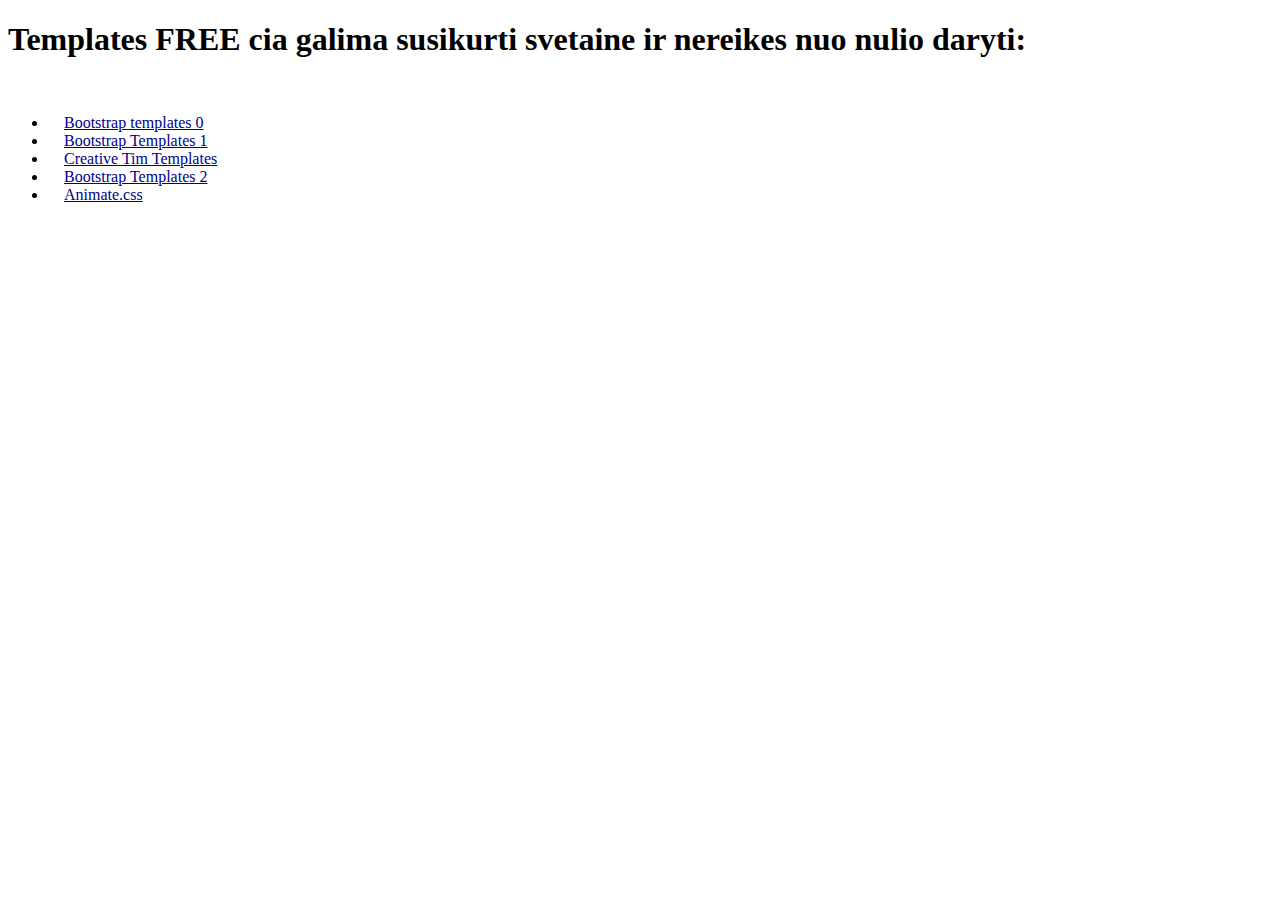
<file: animate.css/index.html>
<!DOCTYPE html>
<html>
<head>
	<link rel="stylesheet" type="text/css" href="style.css">

	<title>Susikurk svetaine pats</title>
	<link rel="stylesheet" href="https://cdnjs.cloudflare.com/ajax/libs/animate.css/4.1.1/animate.min.css">
</head>

<body>
	<h1>Templates FREE cia galima susikurti svetaine ir nereikes nuo nulio daryti:</h1><br>
	<div>
		<ul>
		<li><a href="https://mdbootstrap.com/freebies/">Bootstrap templates 0</a><br></li>
		<li><a href="http://www.mashup-template.com/templates.html">Bootstrap Templates 1</a><br></li>
		<li><a href="https://www.creative-tim.com/bootstrap-themes/ui-kit?direction=asc&sort=price">Creative Tim Templates</a><br></li>
		<li><a href="https://startbootstrap.com/templates">Bootstrap Templates 2</a><br></li>
		<li><a href="https://animate.style">Animate.css</a></li>
		</ul>
	</div>
</body>
</html>
</file>
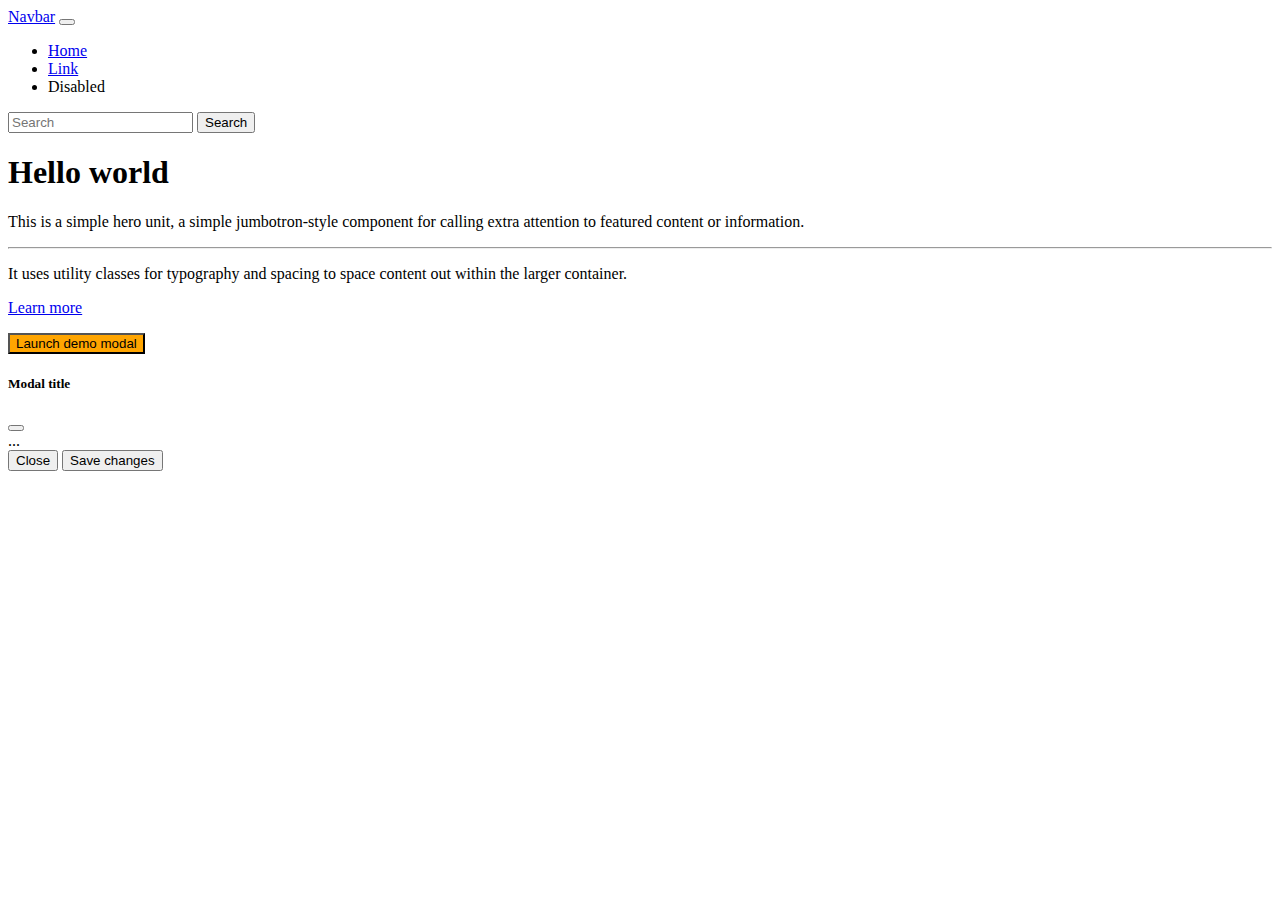
<file: bootstrap project/index.html>
<!DOCTYPE html>
<html>
<head>
	<title>Bootstrap</title>
	<link href="https://cdn.jsdelivr.net/npm/bootstrap@5.1.3/dist/css/bootstrap.min.css" rel="stylesheet" integrity="sha384-1BmE4kWBq78iYhFldvKuhfTAU6auU8tT94WrHftjDbrCEXSU1oBoqyl2QvZ6jIW3" crossorigin="anonymous">
	<link rel="stylesheet" type="text/css" href="style.css">
</head>
<body>
	<nav class="navbar navbar-expand-lg navbar-light bg-light">
	  <div class="container-fluid">
	    <a class="navbar-brand" href="#">Navbar</a>
	    <button class="navbar-toggler" type="button" data-bs-toggle="collapse" data-bs-target="#navbarSupportedContent" aria-controls="navbarSupportedContent" aria-expanded="false" aria-label="Toggle navigation">
	      <span class="navbar-toggler-icon"></span>
	    </button>
	    <div class="collapse navbar-collapse" id="navbarSupportedContent">
	      <ul class="navbar-nav me-auto mb-2 mb-lg-0">
	        <li class="nav-item">
	          <a class="nav-link active" aria-current="page" href="#">Home</a>
	        </li>
	        <li class="nav-item">
	          <a class="nav-link" href="#">Link</a>
	        </li>
	        <li class="nav-item">
	          <a class="nav-link disabled">Disabled</a>
	        </li>
	      </ul>
	      <form class="d-flex">
	        <input class="form-control me-2" type="search" placeholder="Search" aria-label="Search">
	        <button class="btn btn-outline-success" type="submit">Search</button>
	      </form>
	    </div>
	  </div>
	</nav>

	<div class="p-5 mb-4 bg-light rounded-3">
		<h1 class="display-3">Hello world</h1>
		<p class="lead">This is a simple hero unit, a simple jumbotron-style component for calling extra attention to featured content or information.</p>
		<hr class="my-4">
		<p>It uses utility classes for typography and spacing to space content out within the larger container.</p>
		<p class="lead">
			<a class="btn btn-primary btn-lg" href="#" role="button">Learn more</a>
		</p>
	</div>

		<!-- Button trigger modal -->
	<button type="button" class="btn btn-dark" data-bs-toggle="modal" data-bs-target="#exampleModal">
	  Launch demo modal
	</button>

	<!-- Modal -->
	<div class="modal fade" id="exampleModal" tabindex="-1" aria-labelledby="exampleModalLabel" aria-hidden="true">
	  <div class="modal-dialog">
	    <div class="modal-content">
	      <div class="modal-header">
	        <h5 class="modal-title" id="exampleModalLabel">Modal title</h5>
	        <button type="button" class="btn-close" data-bs-dismiss="modal" aria-label="Close"></button>
	      </div>
	      <div class="modal-body">
	        ...
	      </div>
	      <div class="modal-footer">
	        <button type="button" class="btn btn-secondary" data-bs-dismiss="modal">Close</button>
	        <button type="button" class="btn btn-primary">Save changes</button>
	      </div>
	    </div>
	  </div>
	</div>

	<script src="https://cdn.jsdelivr.net/npm/bootstrap@5.1.3/dist/js/bootstrap.bundle.min.js" integrity="sha384-ka7Sk0Gln4gmtz2MlQnikT1wXgYsOg+OMhuP+IlRH9sENBO0LRn5q+8nbTov4+1p" crossorigin="anonymous"></script>
	<script src="https://cdn.jsdelivr.net/npm/@popperjs/core@2.10.2/dist/umd/popper.min.js" integrity="sha384-7+zCNj/IqJ95wo16oMtfsKbZ9ccEh31eOz1HGyDuCQ6wgnyJNSYdrPa03rtR1zdB" crossorigin="anonymous"></script>
	<script src="https://cdn.jsdelivr.net/npm/bootstrap@5.1.3/dist/js/bootstrap.min.js" integrity="sha384-QJHtvGhmr9XOIpI6YVutG+2QOK9T+ZnN4kzFN1RtK3zEFEIsxhlmWl5/YESvpZ13" crossorigin="anonymous"></script>
</body>
</html>
</file>
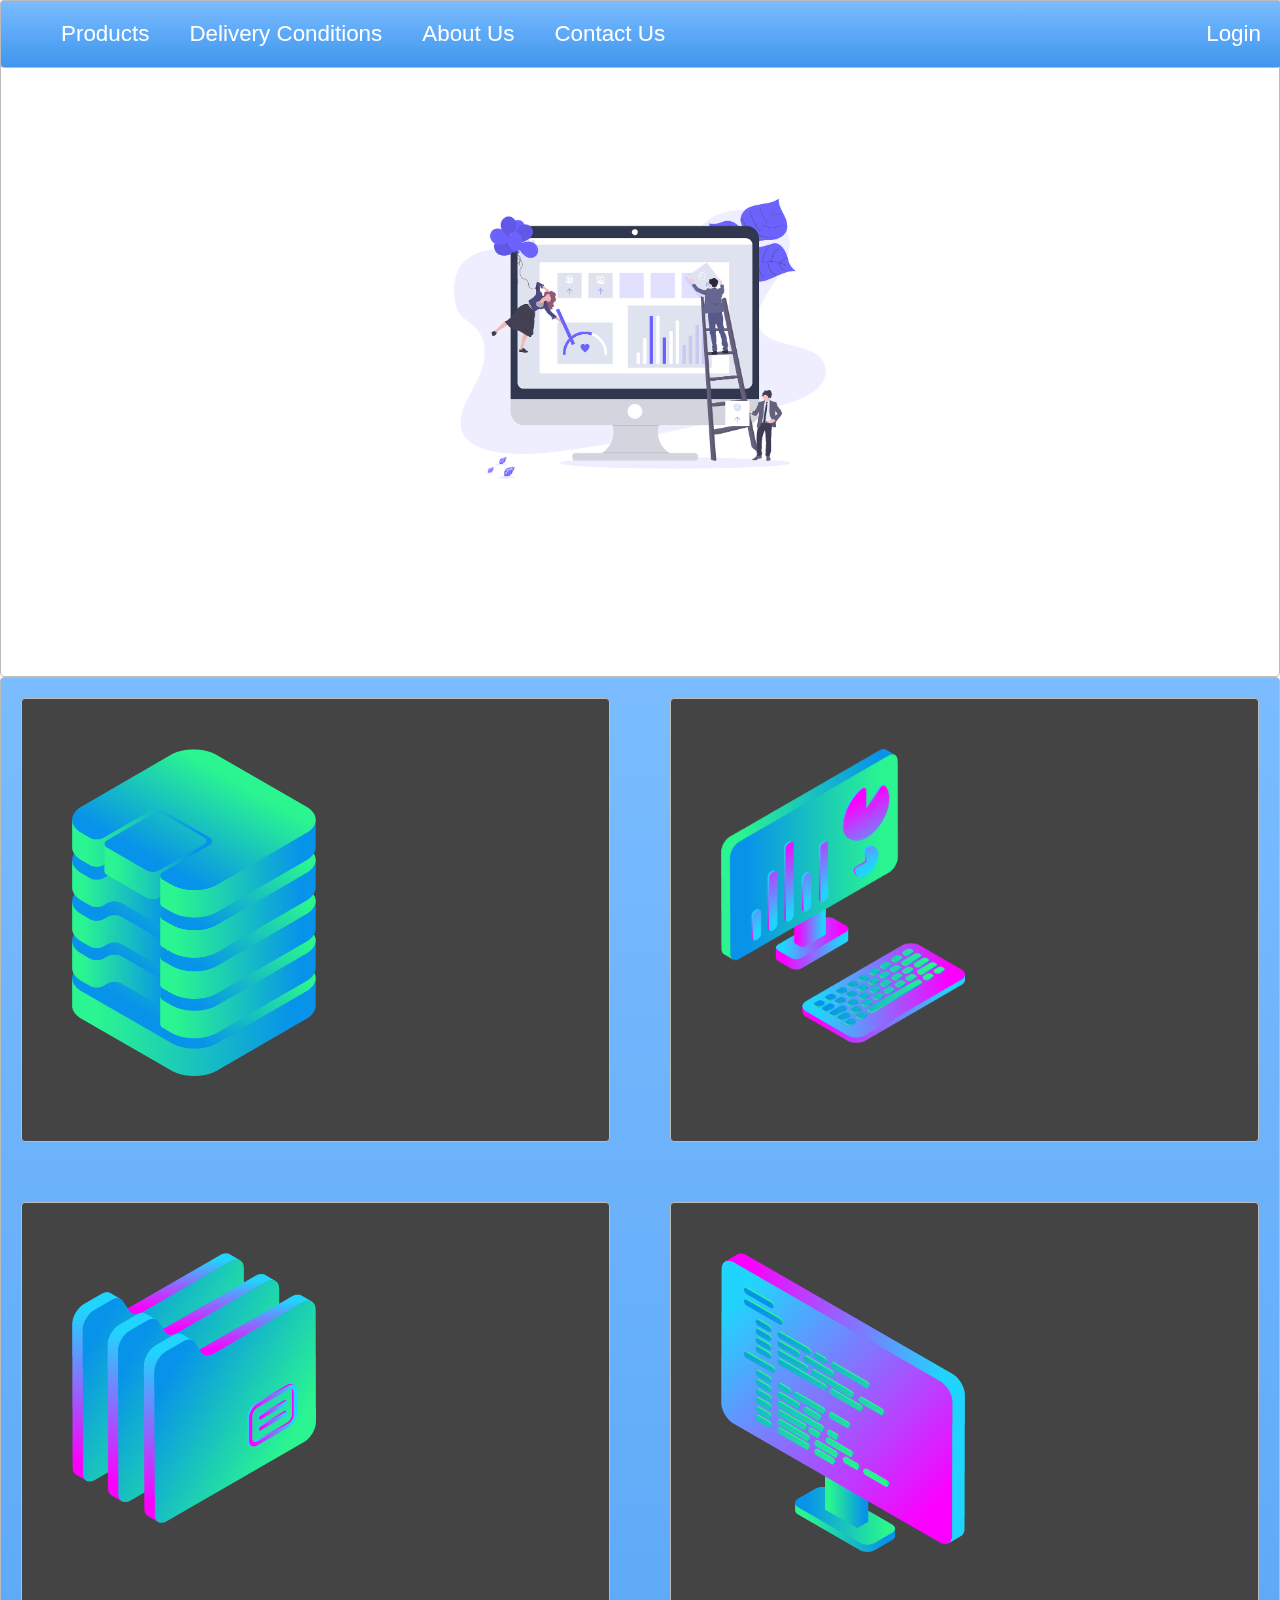
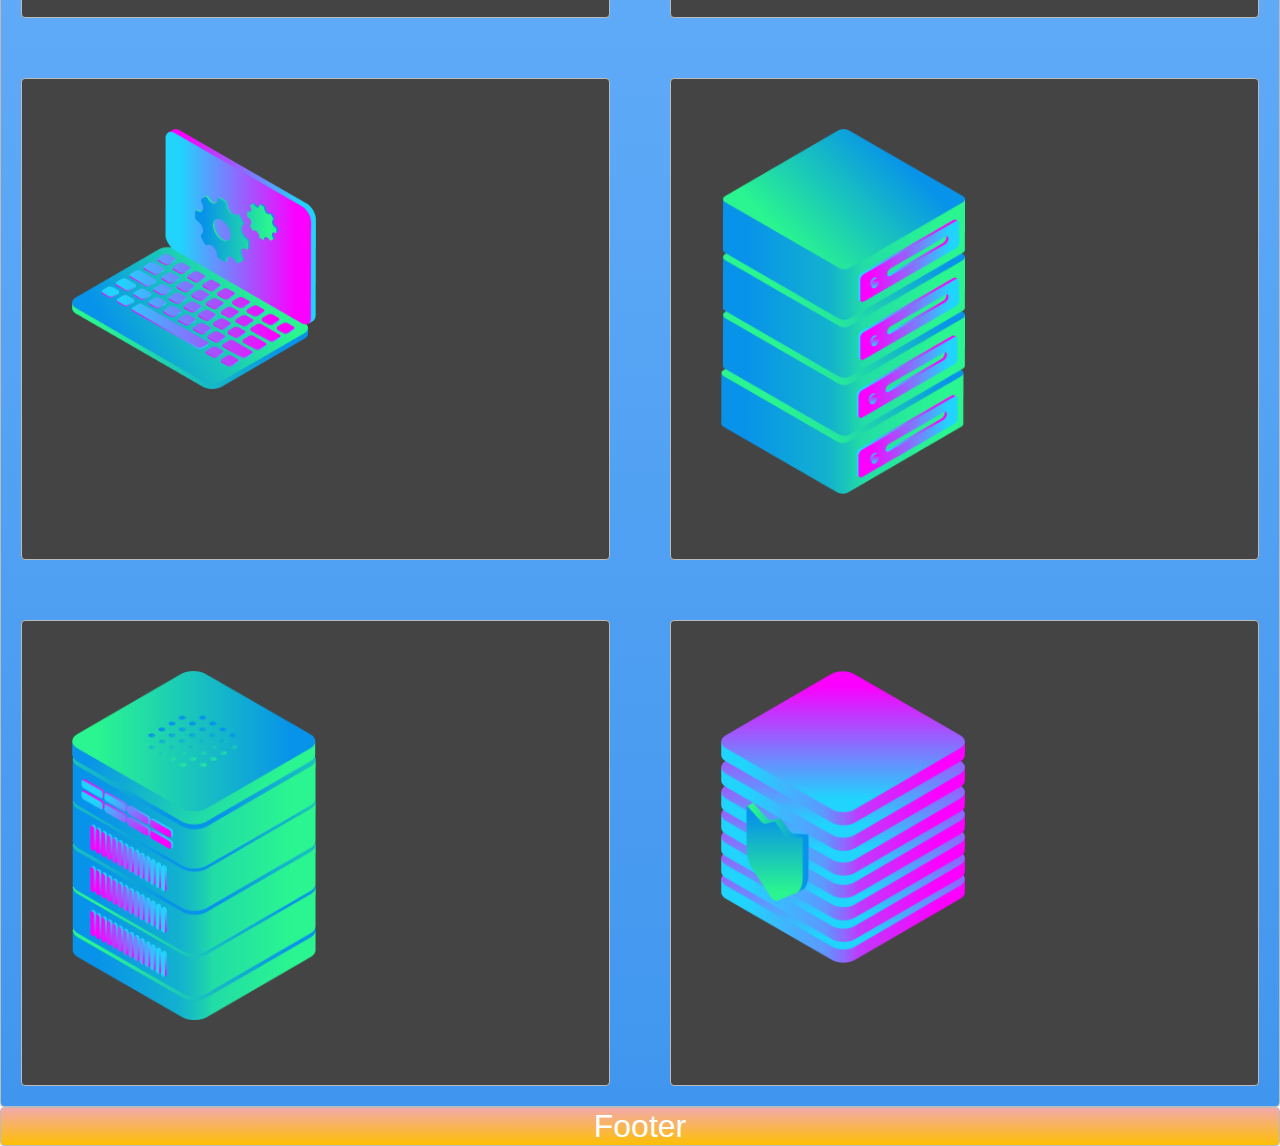
<file: css layout grid/index.html>
<!DOCTYPE html>
<html>
<head>
  <title>Layout Master</title>
  <link rel="stylesheet" type="text/css" href="./style.css">
</head>
<body>
  <nav class="zone blue sticky">
  <ul class="main-nav">
 	<li><a href=""></a>Products</li>
 	<li><a href=""></a>Delivery Conditions</li>
 	<li><a href=""></a>About Us</li>
 	<li><a href=""></a>Contact Us</li>
 	<li class="push"><a href=""></a>Login</li>
  </ul>
  </nav>
  <div class="container zone"><img class="cover" src="./img/undraw.png"></div>
  <div class="zone blue grid-wrapper">
  	<div class="box zone"><img src="./img/datastorage.png"></div>
  	<div class="box zone"><img src="./img/desktopanalytics.png"></div>
  	<div class="box zone"><img src="./img/files.png"></div>
  	<div class="box zone"><img src="./img/monitorcoding.png"></div>
  	<div class="box zone"><img src="./img/monitorsettings.png"></div>
  	<div class="box zone"><img src="./img/server.png"></div>
  	<div class="box zone"><img src="./img/server3.png"></div>
  	<div class="box zone"><img src="./img/serversafe.png"></div>
  </div>
  <footer class="zone yellow">Footer</footer>
</body>
</html>
</file>
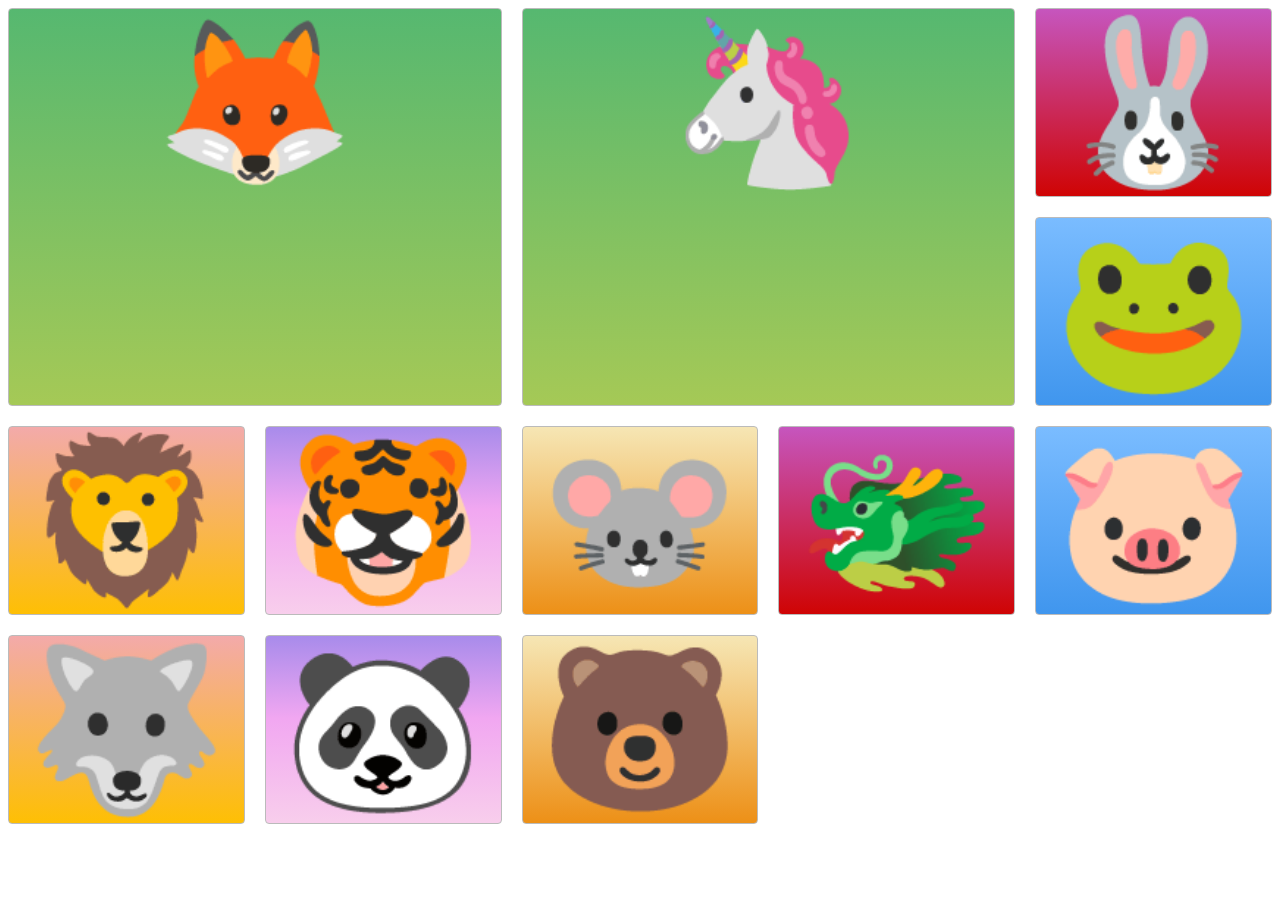
<file: Grid css start/index.html>
<!DOCTYPE html>
<html>
<head>
  <!-- the below meta tag is default in most modern browsers. however if you have an
  older browser, the emojis may not show up properly. In which case you need this meta
  tag. Read more here: https://teamtreehouse.com/community/meta-charsetutf8-what-does-this-mean-or-what-does-it-do-i-deleted-it-from-the-code-and-nothing-changed -->
  <meta charset="utf-8" >  
  <title>Grid Master</title>
  <link rel="stylesheet" type="text/css" href="./style.css">
</head>
    <body>
      <div class="container">
        <div class="zone green">🦊</div>
        <div class="zone red">🐰</div>
        <div class="zone blue">🐸</div>
        <div class="zone yellow">🦁</div>
        <div class="zone purple">🐯</div>
        <div class="zone brown">🐭</div>
        <div class="zone green">🦄</div>
        <div class="zone red">🐲</div>
        <div class="zone blue">🐷</div>
        <div class="zone yellow">🐺</div>
        <div class="zone purple">🐼</div>
        <div class="zone brown">🐻</div>
      </div>
    </body>
</html>
</file>
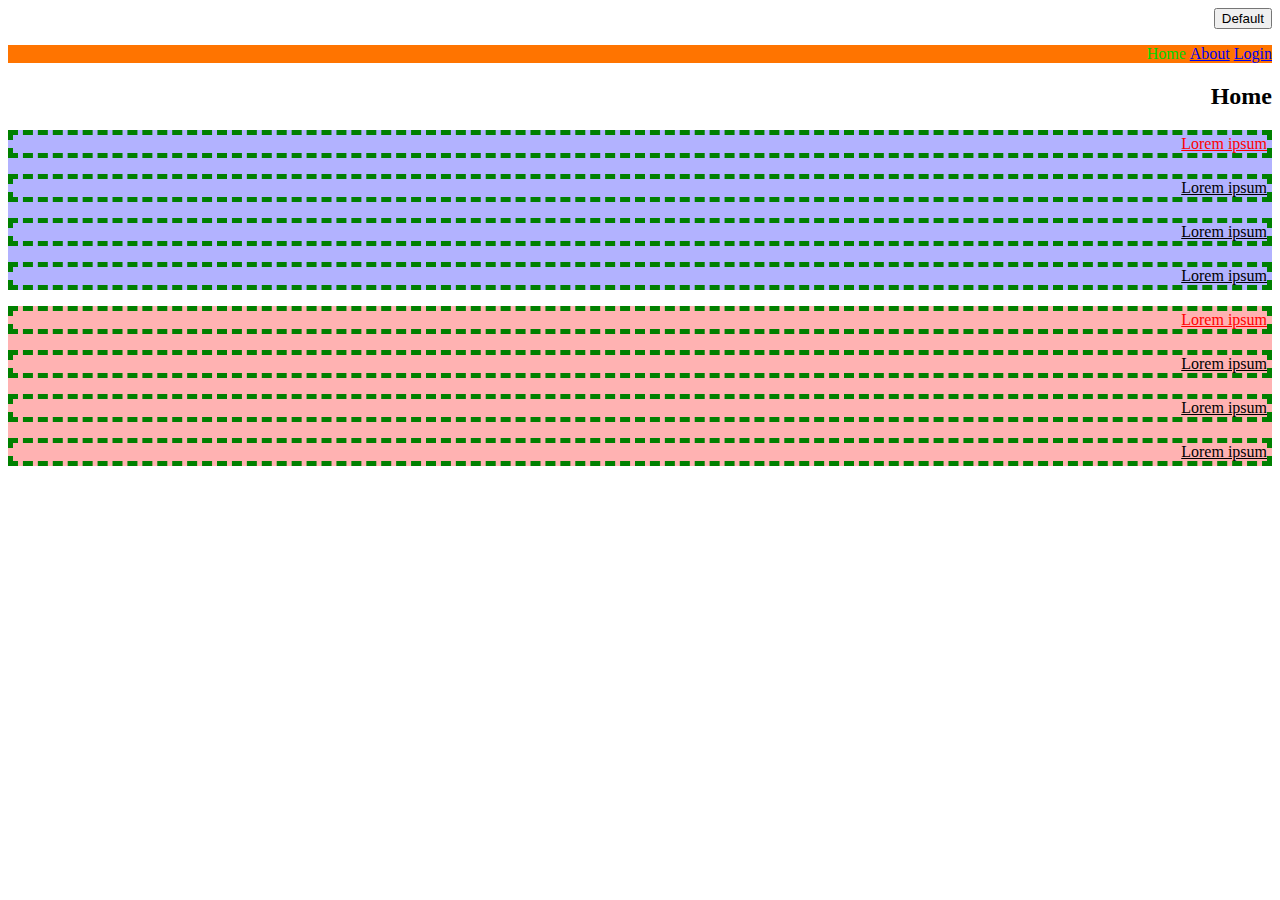
<file: HTML project/index.html>
<!DOCTYPE html>
<html>
<head>
  <title>CSS</title>
  <link rel="stylesheet" type="text/css" href="style.css">
</head>
<body>
  <button class="btn btn-primary">Default</button>
  <header style="background-color: #FF7400; color: #00D800">
    <nav>
      <ul>
        <li>Home</li>
        <li><a href="about.html">About</a></li>
        <li><a href="login.html">Login</a></li>
      </ul>
    </nav>
  </header>
  <section>
    <h2>Home</h2>
          <div id="div1">
              <p class="webtext active">Lorem ipsum </p>
              <p class="webtext">Lorem ipsum </p>
              <p class="webtext">Lorem ipsum </p>
              <p class="webtext">Lorem ipsum </p>
          </div>
           <div id="div2">
              <p class="webtext active">Lorem ipsum </p>
              <p class="webtext">Lorem ipsum </p>
              <p class="webtext">Lorem ipsum </p>
              <p class="webtext">Lorem ipsum </p>
          </div>
  </section>
</body>
</html>
</file>
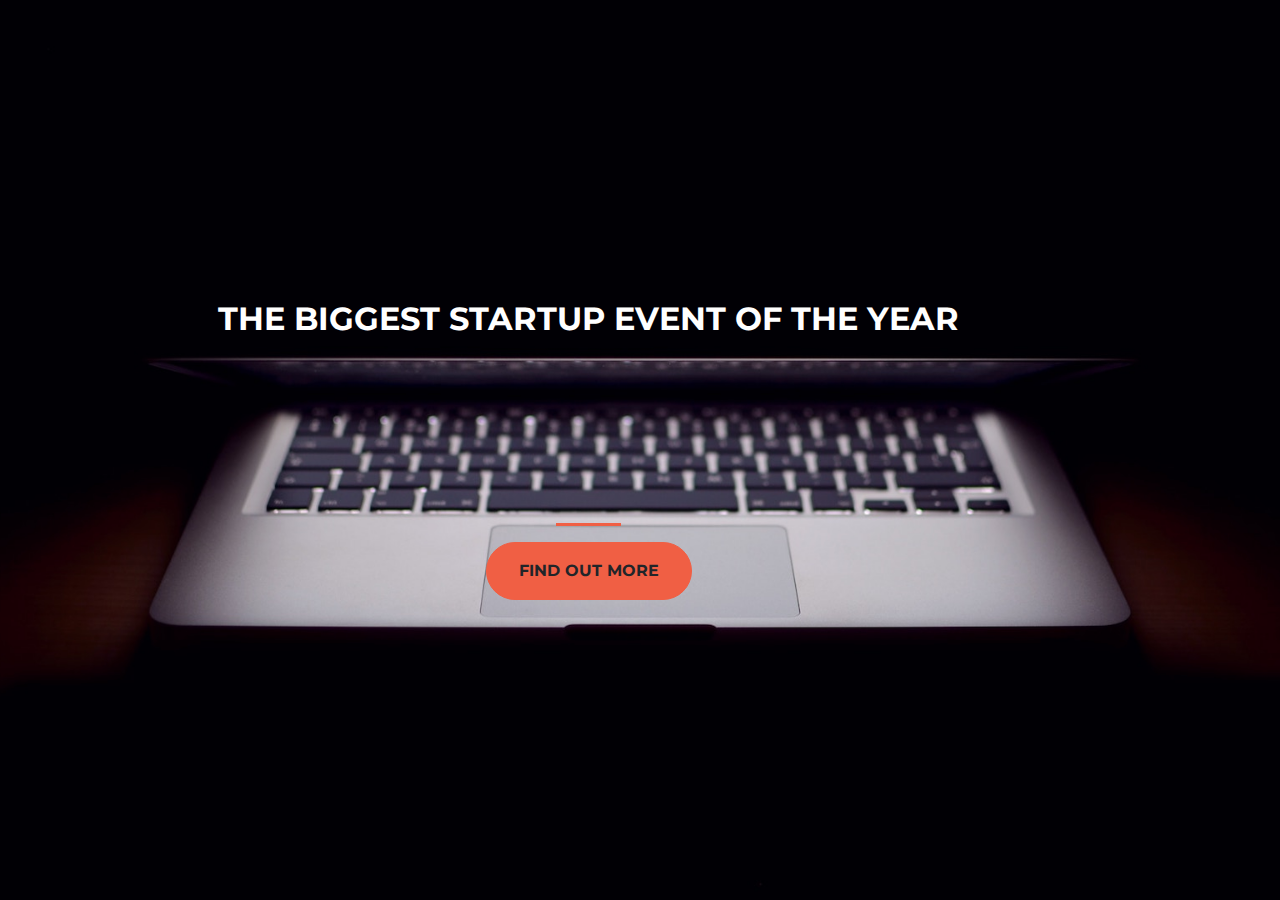
<file: web with mailchimp/index.html>
<!DOCTYPE html>
<html>
  <head>
    <title>Startup</title>

    <!-- Required meta tags -->
    <meta charset="utf-8">
    <meta name="viewport" content="width=device-width, initial-scale=1">

    <!-- Google Fonts -->
    <link href="https://fonts.googleapis.com/css?family=Montserrat" rel="stylesheet">

    <!-- Bootstrap CSS from a CDN. This way you don't have to include the bootstrap file yourself -->
    <link rel="stylesheet" href="https://stackpath.bootstrapcdn.com/bootstrap/4.3.1/css/bootstrap.min.css" integrity="sha384-ggOyR0iXCbMQv3Xipma34MD+dH/1fQ784/j6cY/iJTQUOhcWr7x9JvoRxT2MZw1T" crossorigin="anonymous">
    
    <!-- Your own stylesheet -->
    <link rel="stylesheet" type="text/css" href="style.css">
  </head>
  <body>
    <div class="container d-flex align-items-center h-100">
      <div class="row">
        <header class="text-center col-12">
        <h1 class="text-uppercase"><strong>The biggest startup event of the year</strong></h1>
        </header>
        <div class="buffer col-12"></div>
        <section class="text-center col-12">
          <hr>
          <button class="btn btn-warning btn-xl">Find out more</button>
        </section>
      </div>
    </div>
  </body>
</html>


<!-- mailchimp puslapyje susikurti subscribe -->
</file>
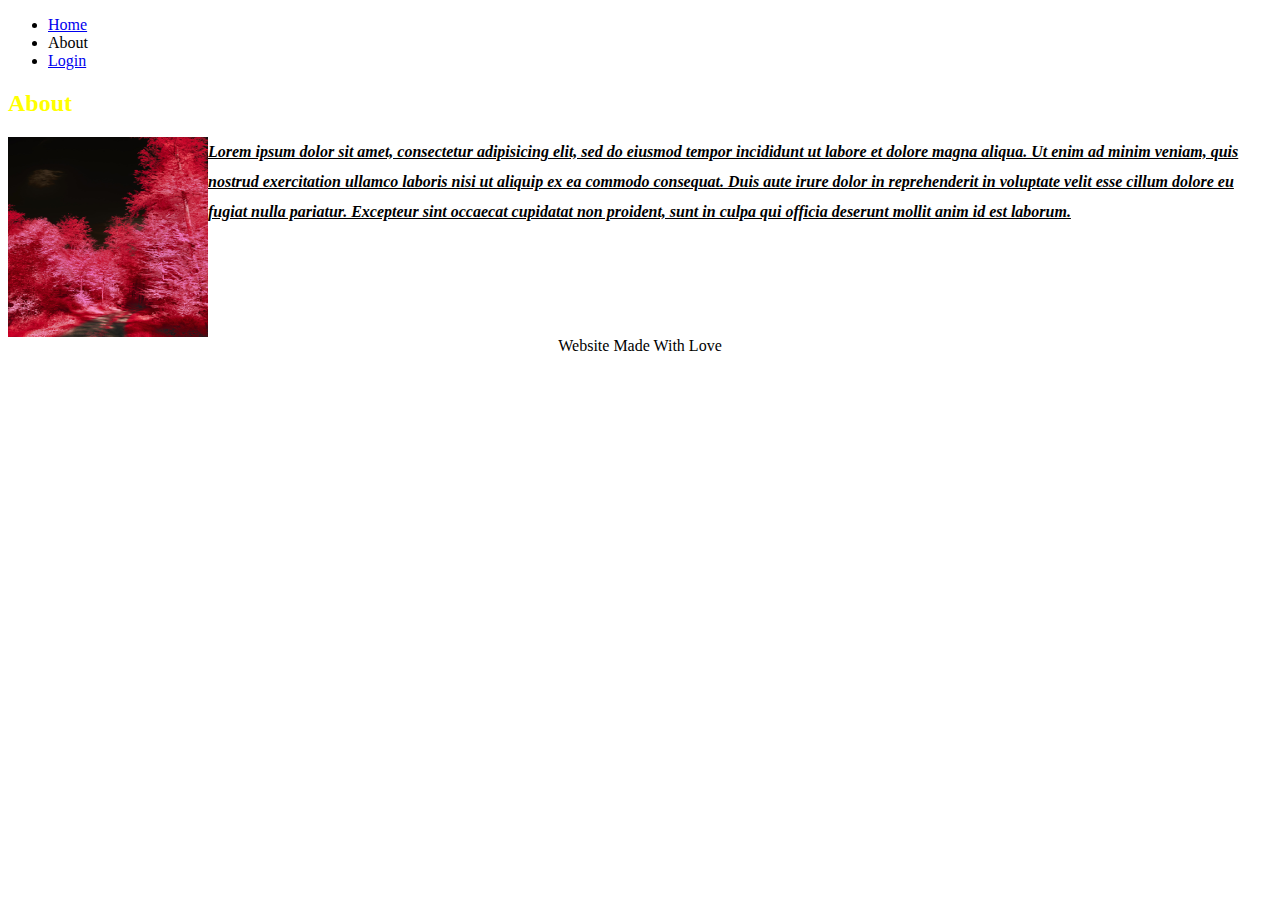
<file: HTML project/about.html>
<!DOCTYPE html>
<html>
<head>
  <title>My first website!</title>
  <link rel="stylesheet" type="text/css" href="style2.css">
  <!-- <style>
    li {
      background-color: purple;
      color: white;
    }
  </style> -->
</head>
<body>
  <header>
    <nav>
      <ul>
        <li><a href="index.html">Home</a></li>
        <li>About</li>
        <li><a href="login.html">Login</a></li>
      </ul>
    </nav>
  </header>
  <section>
    <h2>About</h2>
    <img src="jpgfile.jpg" width="200px" height="200px">
    <p>Lorem ipsum dolor sit amet, consectetur adipisicing elit, sed do eiusmod
    tempor incididunt ut labore et dolore magna aliqua. Ut enim ad minim veniam,
    quis nostrud exercitation ullamco laboris nisi ut aliquip ex ea commodo
    consequat. Duis aute irure dolor in reprehenderit in voluptate velit esse
    cillum dolore eu fugiat nulla pariatur. Excepteur sint occaecat cupidatat non
    proident, sunt in culpa qui officia deserunt mollit anim id est laborum.</p>
  </section>
  <footer> Website Made With Love</footer>
</body>
</html>
</file>
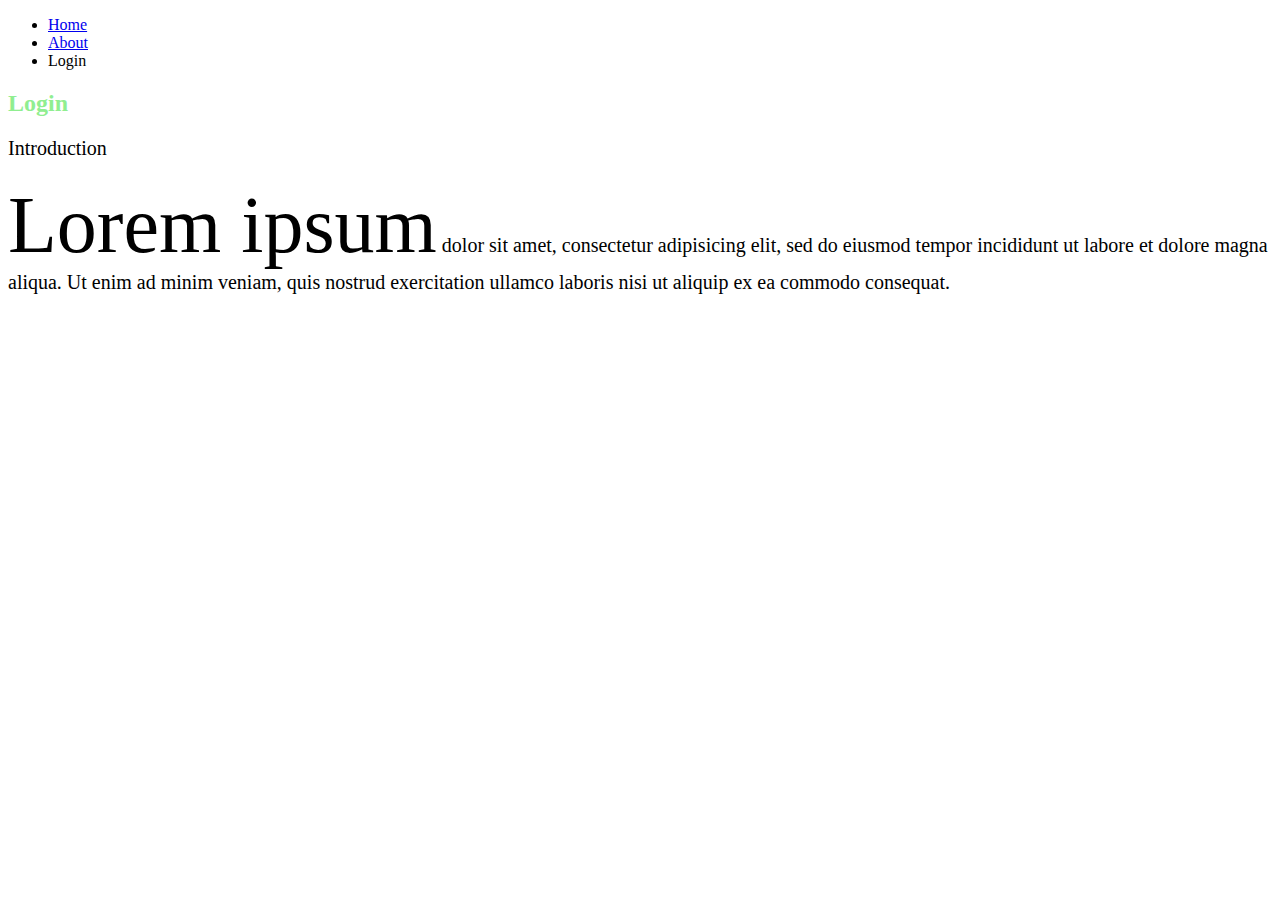
<file: HTML project/login.html>
<!DOCTYPE html>
<html>
<head>
  <title>My first website!</title>
  <link rel="stylesheet" type="text/css" href="style3.css">
</head>
<body>
  <header>
    <nav>
      <ul>
        <li><a href="index.html">Home</a></li>
        <li><a href="about.html">About</a></li>
        <li>Login</li>
      </ul>
    </nav>
  </header>
  <section>
    <h2>Login</h2>
    <p>Introduction</p>
    <p><span>Lorem ipsum</span> dolor sit amet, consectetur adipisicing elit, sed do eiusmod
    tempor incididunt ut labore et dolore magna aliqua. Ut enim ad minim veniam,
    quis nostrud exercitation ullamco laboris nisi ut aliquip ex ea commodo
    consequat.</p>
<!--     <div class="boxmodel">A</div>
    <div class="boxmodel">B</div>
    <div class="boxmodel">C</div> -->


  </section>
</body>
</html>
</file>
<file: animate.css/style.css>
a {
	color: darkblue;
	margin: 1rem;
}
</file>
<file: bootstrap project/style.css>
.btn-dark {
	background-color: orange;
}
</file>
<file: css layout grid/style.css>
body {
    margin: auto 0;
    font-family: Arial;
}


/*RESPONSIVE LAYOUT*/
/*NAV*/
.sticky{
    position: fixed;
    top: 0;
    width: 100%;
}
.main-nav {
    display: flex;
    list-style: none;
    font-size: 0.7em;
    margin: 0;
}

.push {
    margin-left: auto;
}

li {
    padding: 20px;
}

@media only screen and (max-width: 600px) {
    .main-nav{
        font-size: 0.5em;
        padding: 0;
    }
}

a {
    /*color: #f5f5f6;*/
    /*text-decoration: none;*/
}


/*COVER*/

.container {
    display: flex;
    align-items: center;
    justify-content: center;
    height: 75vh;
}

.cover {
    width: 50vh;
}

/* GRID pictures*/

.grid-wrapper {
    display: grid;
    grid-gap: 20px;
    grid-template-columns: repeat(auto-fill, minmax(450px, 1fr));
}

.box > img {
    width: 50%;
}

.box {
    background-color: #444;
    padding: 50px;
    margin: 20px;
}

/*FOOTER*/

footer {
    text-align: center;
}


.zone {
    /*padding:30px 50px;
    margin:40px 60px;*/
    cursor:pointer;
    /*display:inline-block;*/
    color:#FFF;
    font-size:2em;
    border-radius:4px;
    border:1px solid #bbb;
    transition: all 0.3s linear;
}

.zone:hover {
    -webkit-box-shadow:rgba(0,0,0,0.8) 0px 5px 15px, inset rgba(0,0,0,0.15) 0px -10px 20px;
    -moz-box-shadow:rgba(0,0,0,0.8) 0px 5px 15px, inset rgba(0,0,0,0.15) 0px -10px 20px;
    -o-box-shadow:rgba(0,0,0,0.8) 0px 5px 15px, inset rgba(0,0,0,0.15) 0px -10px 20px;
    box-shadow:rgba(0,0,0,0.8) 0px 5px 15px, inset rgba(0,0,0,0.15) 0px -10px 20px;
}

.box:hover {
    -webkit-transform:rotate(-7deg);
    -moz-transform:rotate(-7deg);
    -o-transform:rotate(-7deg);
    transform: rotate(-7deg);
}


/*https://paulund.co.uk/how-to-create-shiny-css-buttons*/
/***********************************************************************
 *  Green Background
 **********************************************************************/
.green{
    background: #56B870; /* Old browsers */
    background: -moz-linear-gradient(top, #56B870 0%, #a5c956 100%); /* FF3.6+ */
    background: -webkit-gradient(linear, left top, left bottom, color-stop(0%,#56B870), color-stop(100%,#a5c956)); /* Chrome,Safari4+ */
    background: -webkit-linear-gradient(top, #56B870 0%,#a5c956 100%); /* Chrome10+,Safari5.1+ */
    background: -o-linear-gradient(top, #56B870 0%,#a5c956 100%); /* Opera 11.10+ */
    background: -ms-linear-gradient(top, #56B870 0%,#a5c956 100%); /* IE10+ */
    background: linear-gradient(top, #56B870 0%,#a5c956 100%); /* W3C */
}

/***********************************************************************
 *  Red Background
 **********************************************************************/
.red{
    background: #C655BE; /* Old browsers */
    background: -moz-linear-gradient(top, #C655BE 0%, #cf0404 100%); /* FF3.6+ */
    background: -webkit-gradient(linear, left top, left bottom, color-stop(0%,#C655BE), color-stop(100%,#cf0404)); /* Chrome,Safari4+ */
    background: -webkit-linear-gradient(top, #C655BE 0%,#cf0404 100%); /* Chrome10+,Safari5.1+ */
    background: -o-linear-gradient(top, #C655BE 0%,#cf0404 100%); /* Opera 11.10+ */
    background: -ms-linear-gradient(top, #C655BE 0%,#cf0404 100%); /* IE10+ */
    background: linear-gradient(top, #C655BE 0%,#cf0404 100%); /* W3C */
}

/***********************************************************************
 *  Yellow Background
 **********************************************************************/
.yellow{
    background: #F3AAAA; /* Old browsers */
    background: -moz-linear-gradient(top, #F3AAAA 0%, #febf04 100%); /* FF3.6+ */
    background: -webkit-gradient(linear, left top, left bottom, color-stop(0%,#F3AAAA), color-stop(100%,#febf04)); /* Chrome,Safari4+ */
    background: -webkit-linear-gradient(top, #F3AAAA 0%,#febf04 100%); /* Chrome10+,Safari5.1+ */
    background: -o-linear-gradient(top, #F3AAAA 0%,#febf04 100%); /* Opera 11.10+ */
    background: -ms-linear-gradient(top, #F3AAAA 0%,#febf04 100%); /* IE10+ */
    background: linear-gradient(top, #F3AAAA 0%,#febf04 100%); /* W3C */
}

/***********************************************************************
 *  Blue Background
 **********************************************************************/
.blue{
    background: #7abcff; /* Old browsers */
    background: -moz-linear-gradient(top, #7abcff 0%, #60abf8 44%, #4096ee 100%); /* FF3.6+ */
    background: -webkit-gradient(linear, left top, left bottom, color-stop(0%,#7abcff), color-stop(44%,#60abf8), color-stop(100%,#4096ee)); /* Chrome,Safari4+ */
    background: -webkit-linear-gradient(top, #7abcff 0%,#60abf8 44%,#4096ee 100%); /* Chrome10+,Safari5.1+ */
    background: -o-linear-gradient(top, #7abcff 0%,#60abf8 44%,#4096ee 100%); /* Opera 11.10+ */
    background: -ms-linear-gradient(top, #7abcff 0%,#60abf8 44%,#4096ee 100%); /* IE10+ */
    background: linear-gradient(top, #7abcff 0%,#60abf8 44%,#4096ee 100%); /* W3C */
}
</file>
<file: Grid css start/style.css>
.container {
    display: grid;
    grid-gap: 20px;
    grid-template-columns: repeat(auto-fill, minmax(200px, 1fr));   /*auto 1fr 2fr;*/ /*repeat(3, 1fr);*/    /*auto*/     /*1fr 1fr 1fr;*/
    grid-template-rows: 1fr;
    /*justify-items: end;*/ /*start*/
}

.green {
    grid-column: span 2;/*1/-1;*/  /*3;*/  /*grid-column: 1; grid-column-end: 3;*/ /* abi eilutes atitinka viena taspats*/
    grid-row: 1/3;
   /* justify-self: end;*//*start;*/
    
}

.zone {
    cursor:pointer;
    display:inline-block;
    text-align: center;
    font-size:10em;
    border-radius:4px;
    border:1px solid #bbb;
    transition: all 0.3s linear;
}

.zone:hover {
    -webkit-box-shadow:rgba(0,0,0,0.8) 0px 5px 15px, inset rgba(0,0,0,0.15) 0px -10px 20px;
    -moz-box-shadow:rgba(0,0,0,0.8) 0px 5px 15px, inset rgba(0,0,0,0.15) 0px -10px 20px;
    -o-box-shadow:rgba(0,0,0,0.8) 0px 5px 15px, inset rgba(0,0,0,0.15) 0px -10px 20px;
    box-shadow:rgba(0,0,0,0.8) 0px 5px 15px, inset rgba(0,0,0,0.15) 0px -10px 20px;
}


/*https://paulund.co.uk/how-to-create-shiny-css-buttons*/
/***********************************************************************
 *  Green Background
 **********************************************************************/
.green{
    background: #56B870; /* Old browsers */
    background: -moz-linear-gradient(top, #56B870 0%, #a5c956 100%); /* FF3.6+ */
    background: -webkit-gradient(linear, left top, left bottom, color-stop(0%,#56B870), color-stop(100%,#a5c956)); /* Chrome,Safari4+ */
    background: -webkit-linear-gradient(top, #56B870 0%,#a5c956 100%); /* Chrome10+,Safari5.1+ */
    background: -o-linear-gradient(top, #56B870 0%,#a5c956 100%); /* Opera 11.10+ */
    background: -ms-linear-gradient(top, #56B870 0%,#a5c956 100%); /* IE10+ */
    background: linear-gradient(top, #56B870 0%,#a5c956 100%); /* W3C */
}

/***********************************************************************
 *  Red Background
 **********************************************************************/
.red{
    background: #C655BE; /* Old browsers */
    background: -moz-linear-gradient(top, #C655BE 0%, #cf0404 100%); /* FF3.6+ */
    background: -webkit-gradient(linear, left top, left bottom, color-stop(0%,#C655BE), color-stop(100%,#cf0404)); /* Chrome,Safari4+ */
    background: -webkit-linear-gradient(top, #C655BE 0%,#cf0404 100%); /* Chrome10+,Safari5.1+ */
    background: -o-linear-gradient(top, #C655BE 0%,#cf0404 100%); /* Opera 11.10+ */
    background: -ms-linear-gradient(top, #C655BE 0%,#cf0404 100%); /* IE10+ */
    background: linear-gradient(top, #C655BE 0%,#cf0404 100%); /* W3C */
}

/***********************************************************************
 *  Yellow Background
 **********************************************************************/
.yellow{
    background: #F3AAAA; /* Old browsers */
    background: -moz-linear-gradient(top, #F3AAAA 0%, #febf04 100%); /* FF3.6+ */
    background: -webkit-gradient(linear, left top, left bottom, color-stop(0%,#F3AAAA), color-stop(100%,#febf04)); /* Chrome,Safari4+ */
    background: -webkit-linear-gradient(top, #F3AAAA 0%,#febf04 100%); /* Chrome10+,Safari5.1+ */
    background: -o-linear-gradient(top, #F3AAAA 0%,#febf04 100%); /* Opera 11.10+ */
    background: -ms-linear-gradient(top, #F3AAAA 0%,#febf04 100%); /* IE10+ */
    background: linear-gradient(top, #F3AAAA 0%,#febf04 100%); /* W3C */
}

/***********************************************************************
 *  Blue Background
 **********************************************************************/
.blue{
    background: #7abcff; /* Old browsers */
    background: -moz-linear-gradient(top, #7abcff 0%, #60abf8 44%, #4096ee 100%); /* FF3.6+ */
    background: -webkit-gradient(linear, left top, left bottom, color-stop(0%,#7abcff), color-stop(44%,#60abf8), color-stop(100%,#4096ee)); /* Chrome,Safari4+ */
    background: -webkit-linear-gradient(top, #7abcff 0%,#60abf8 44%,#4096ee 100%); /* Chrome10+,Safari5.1+ */
    background: -o-linear-gradient(top, #7abcff 0%,#60abf8 44%,#4096ee 100%); /* Opera 11.10+ */
    background: -ms-linear-gradient(top, #7abcff 0%,#60abf8 44%,#4096ee 100%); /* IE10+ */
    background: linear-gradient(top, #7abcff 0%,#60abf8 44%,#4096ee 100%); /* W3C */
}

/***********************************************************************
 *  Purple Background
 **********************************************************************/
.purple {
    background: #A88BEB; /* Old browsers */
    background: -moz-linear-gradient(top, #A88BEB 0%, #F1A7F1 44%, #F8CEEC 100%); /* FF3.6+ */
    background: -webkit-gradient(linear, left top, left bottom, color-stop(0%,#A88BEB), color-stop(44%,#F1A7F1), color-stop(100%,#F8CEEC)); /* Chrome,Safari4+ */
    background: -webkit-linear-gradient(top, #A88BEB 0%,#F1A7F1 44%,#F8CEEC 100%); /* Chrome10+,Safari5.1+ */
    background: -o-linear-gradient(top, #A88BEB 0%,#F1A7F1 44%,#F8CEEC 100%); /* Opera 11.10+ */
    background: -ms-linear-gradient(top, #A88BEB 0%,#F1A7F1 44%,#F8CEEC 100%); /* IE10+ */
    background: linear-gradient(top, #A88BEB 0%,#F1A7F1 44%,#F8CEEC 100%); /* W3C */
}

/***********************************************************************
 *  Brown Background
 **********************************************************************/
.brown {
    background: #f6e6b4; /* Old browsers */
    background: -moz-linear-gradient(top, #f6e6b4 0%, #ed9017 100%); /* FF3.6+ */
    background: -webkit-gradient(linear, left top, left bottom, color-stop(0%,#f6e6b4), color-stop(100%,#ed9017)); /* Chrome,Safari4+ */
    background: -webkit-linear-gradient(top, #f6e6b4 0%,#ed9017 100%); /* Chrome10+,Safari5.1+ */
    background: -o-linear-gradient(top, #f6e6b4 0%,#ed9017 100%); /* Opera 11.10+ */
    background: -ms-linear-gradient(top, #f6e6b4 0%,#ed9017 100%); /* IE10+ */
    background: linear-gradient(top, #f6e6b4 0%,#ed9017 100%); /* W3C */
    filter: progid:DXImageTransform.Microsoft.gradient( startColorstr='#f6e6b4', endColorstr='#ed9017',GradientType=0 ); /* IE6-9 */
}
</file>
<file: HTML project/style.css>
/*Selector {
	Property: value;
}*/

* {
	text-align: right;
}

body {
	background-image: url(https://images.unsplash.com/photo-1599420186946-7b6fb4e297f0?ixlib=rb-1.2.1&ixid=MnwxMjA3fDF8MHxwaG90by1wYWdlfHx8fGVufDB8fHx8&auto=format&fit=crop&w=687&q=80);
	background-size: cover;
}
h2 + p { 
	color: #1B27C4;
	text-align: center;
	border: 5px solid rgba(169, 0, 118, 0.5);
	cursor: alias;
}

p {
	text-decoration: underline;
}


li {
	list-style: none;
	display: inline-block;
}

.webtext {
	border: 5px dashed green;
}

.active {
	color: red;
}

#div1 {
	background: rgba(0, 0, 255, 0.3);
}

#div2 {
	background: rgba(255, 0, 0, 0.3);
}
/*css-trick.com*/
/*unsplash.com*/
/*paletton.com*/
</file>
<file: web with mailchimp/style.css>
body,
html {
  width: 100%;
  height: 100%;
  font-family: 'Montserrat', sans-serif;
  background: url(header.jpg) no-repeat center center fixed; 
  -webkit-background-size: cover;
  -moz-background-size: cover;
  -o-background-size: cover;
  background-size: cover;
}

h1 {
	font-size: 2rem;
	color: white;
	
}

hr {
    border-color: #F05F44;
    border-width: 3px;
    max-width: 65px;
}

.buffer {
height: 10rem;
}

.btn {
	font-weight: 700;
	border-radius: 300px;
	text-transform: uppercase;
}

.btn-xl {
	padding: 1rem 2rem;
}

.btn-warning {
	background-color: #F05F44;
	border-color: #F05F44;
}

.btn-warning:hover {
	background-color: #ee4b08;
	border-color: #ee4b08;
	border-width: 4px;
}
</file>
<file: HTML project/style2.css>
h2 {
	color: yellow;
}

p {
	text-decoration: underline;
	/*text-transform: uppercase;*/
	line-height: 30px;
	font-style: italic;
	font-weight: bold;
	font-size: 100%;
	/*font-family: "Time New Roman", Georgia;*/ /*google fonts*/
	font-family: 'Palette Mosaic', cursive; /*from google fonts in internet*/

}

img {
	float: left;
}

footer {
	clear: both;
	text-align: center;
}
</file>
<file: HTML project/style3.css>
/*.boxmodel {
	border: 5px solid red;
	display: inline-block;
	padding: 5px 20px 5px 20px; /*top right bottom left*/ 
	/*trumpinys: 5px(top and bottom) 20px(left and right);*/
	/*margin: 0px 20px;*/ /*top right bottom left*/
	/*width: 25px;
	height: 25px;*/
/*}*/

h2 {
	color: lightgreen;
}

p {
	font-size: 20px;
}

span {
	/*font-size: 2em;*/ /* 2x then 20px poveikis vyksta su tekstu*/
	font-size: 5rem; /* poveikis nevyksta su tekstu atsiskiria nuo teksto dydžio */
}
</file>
